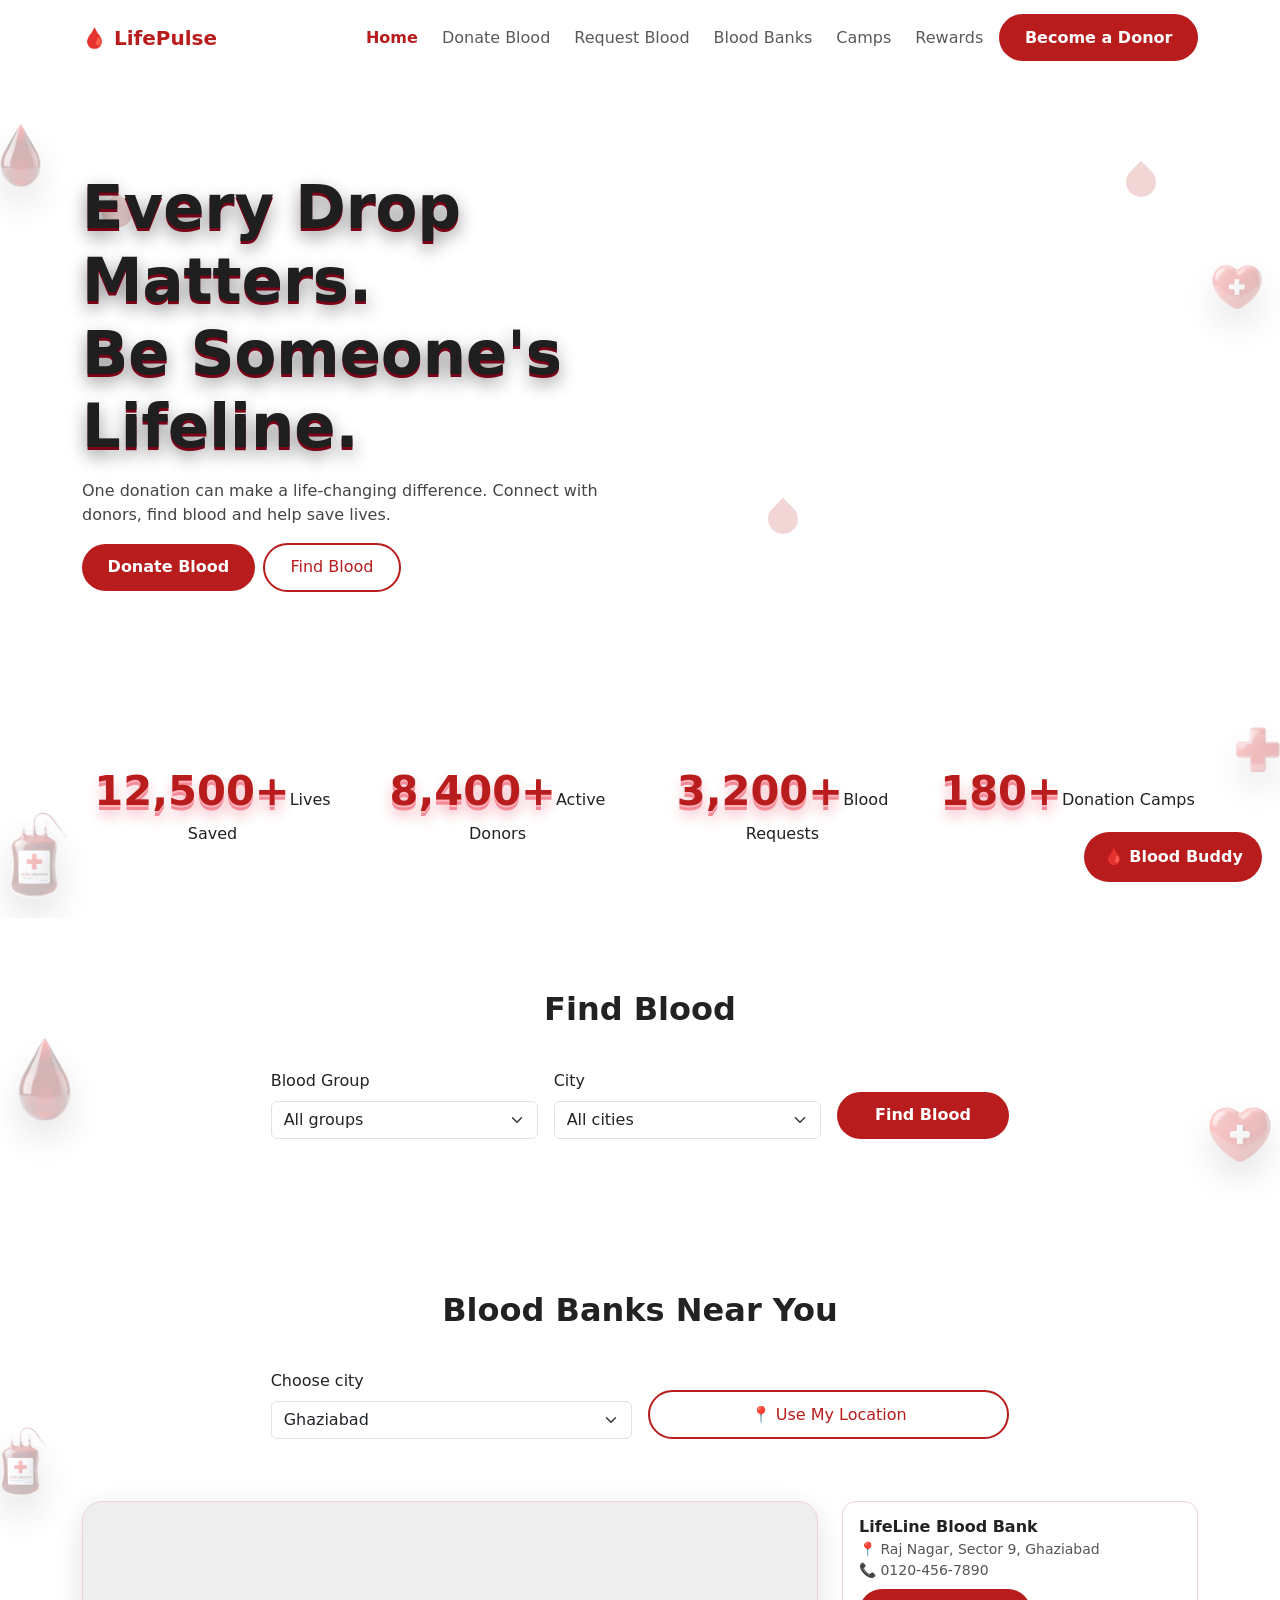
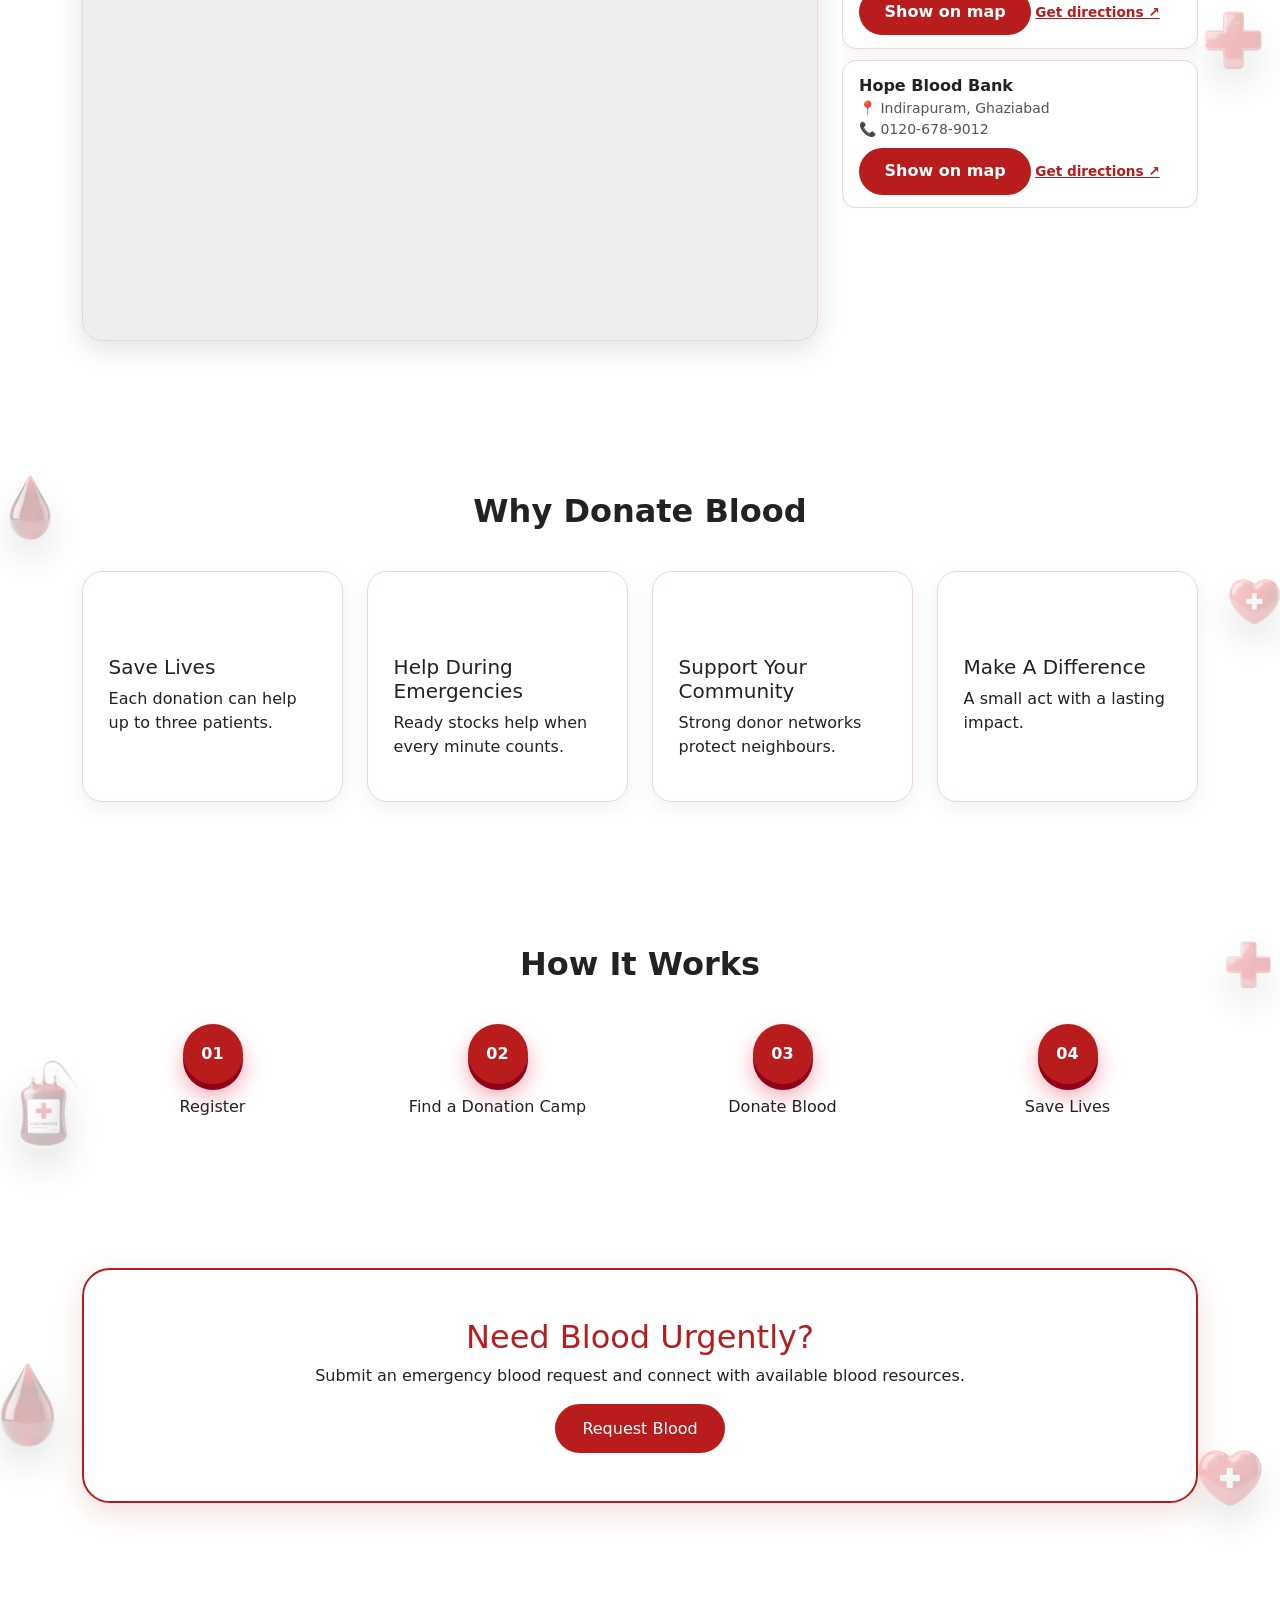
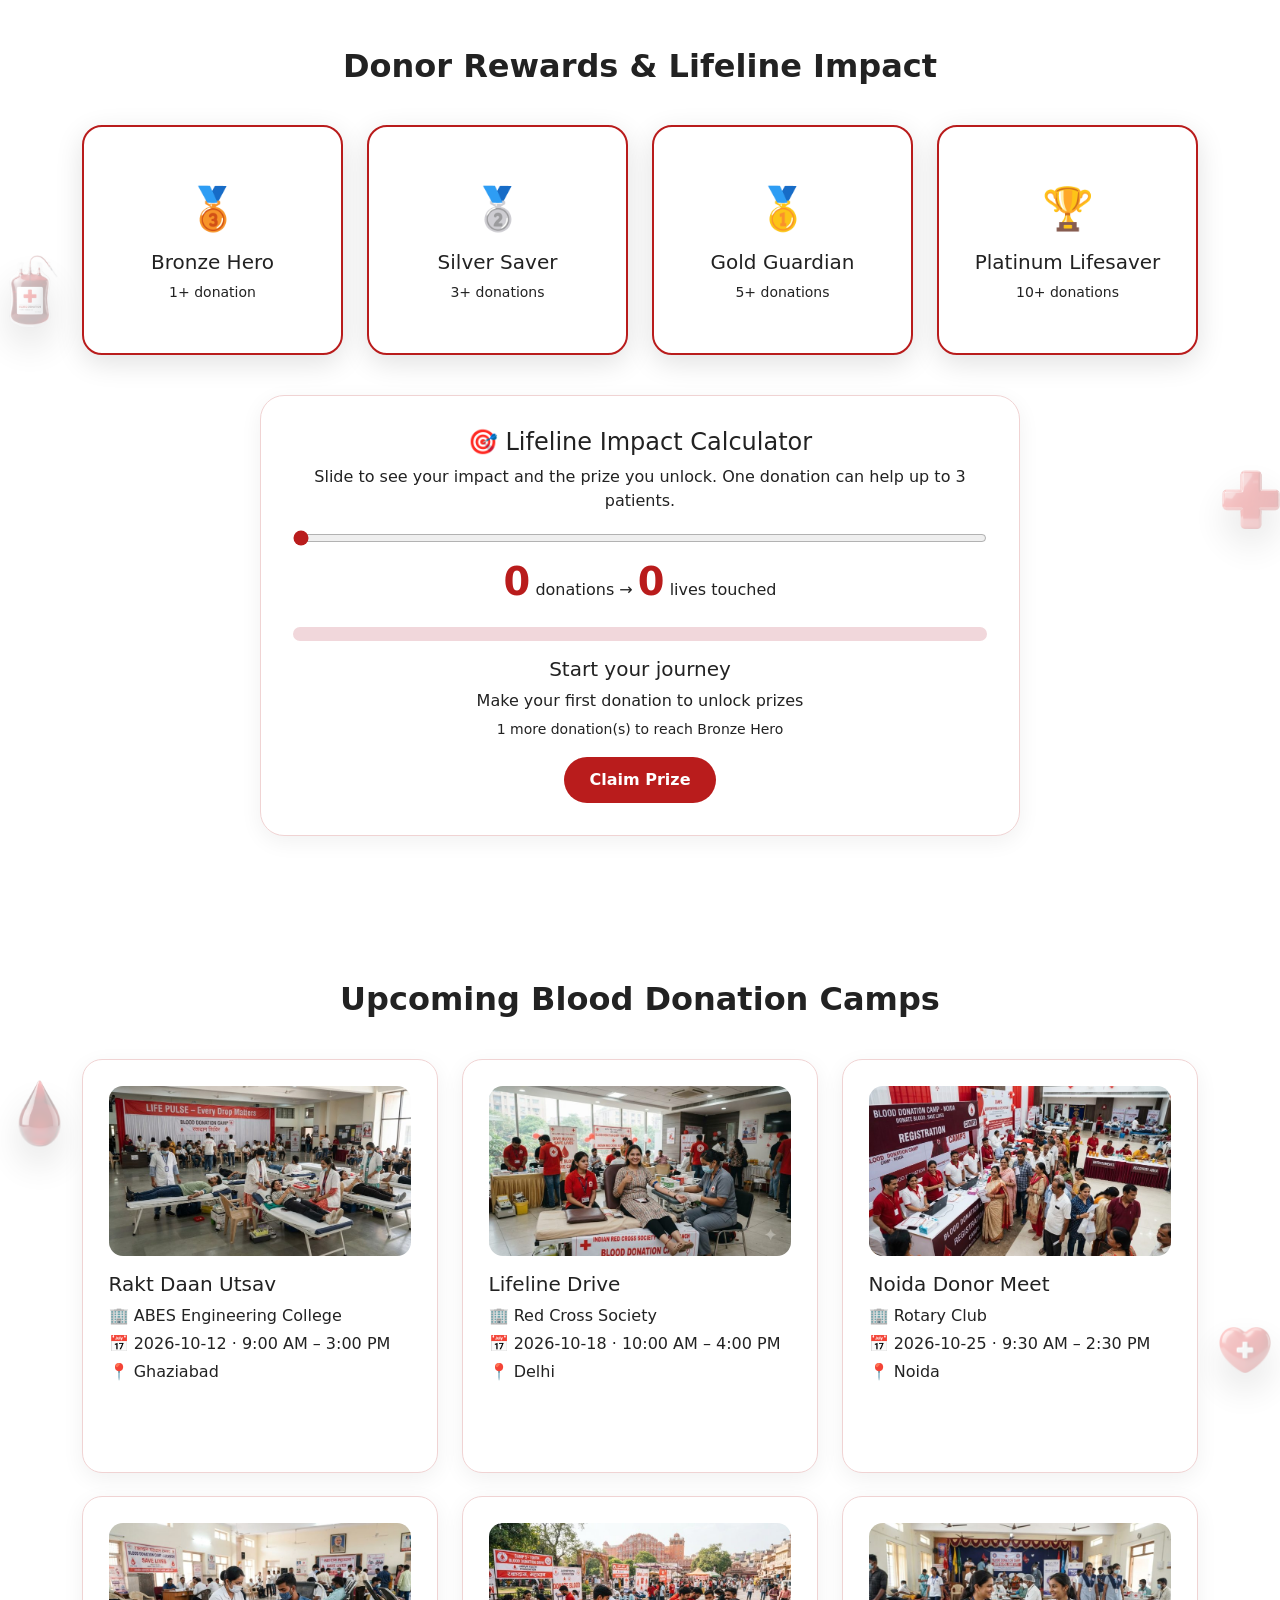
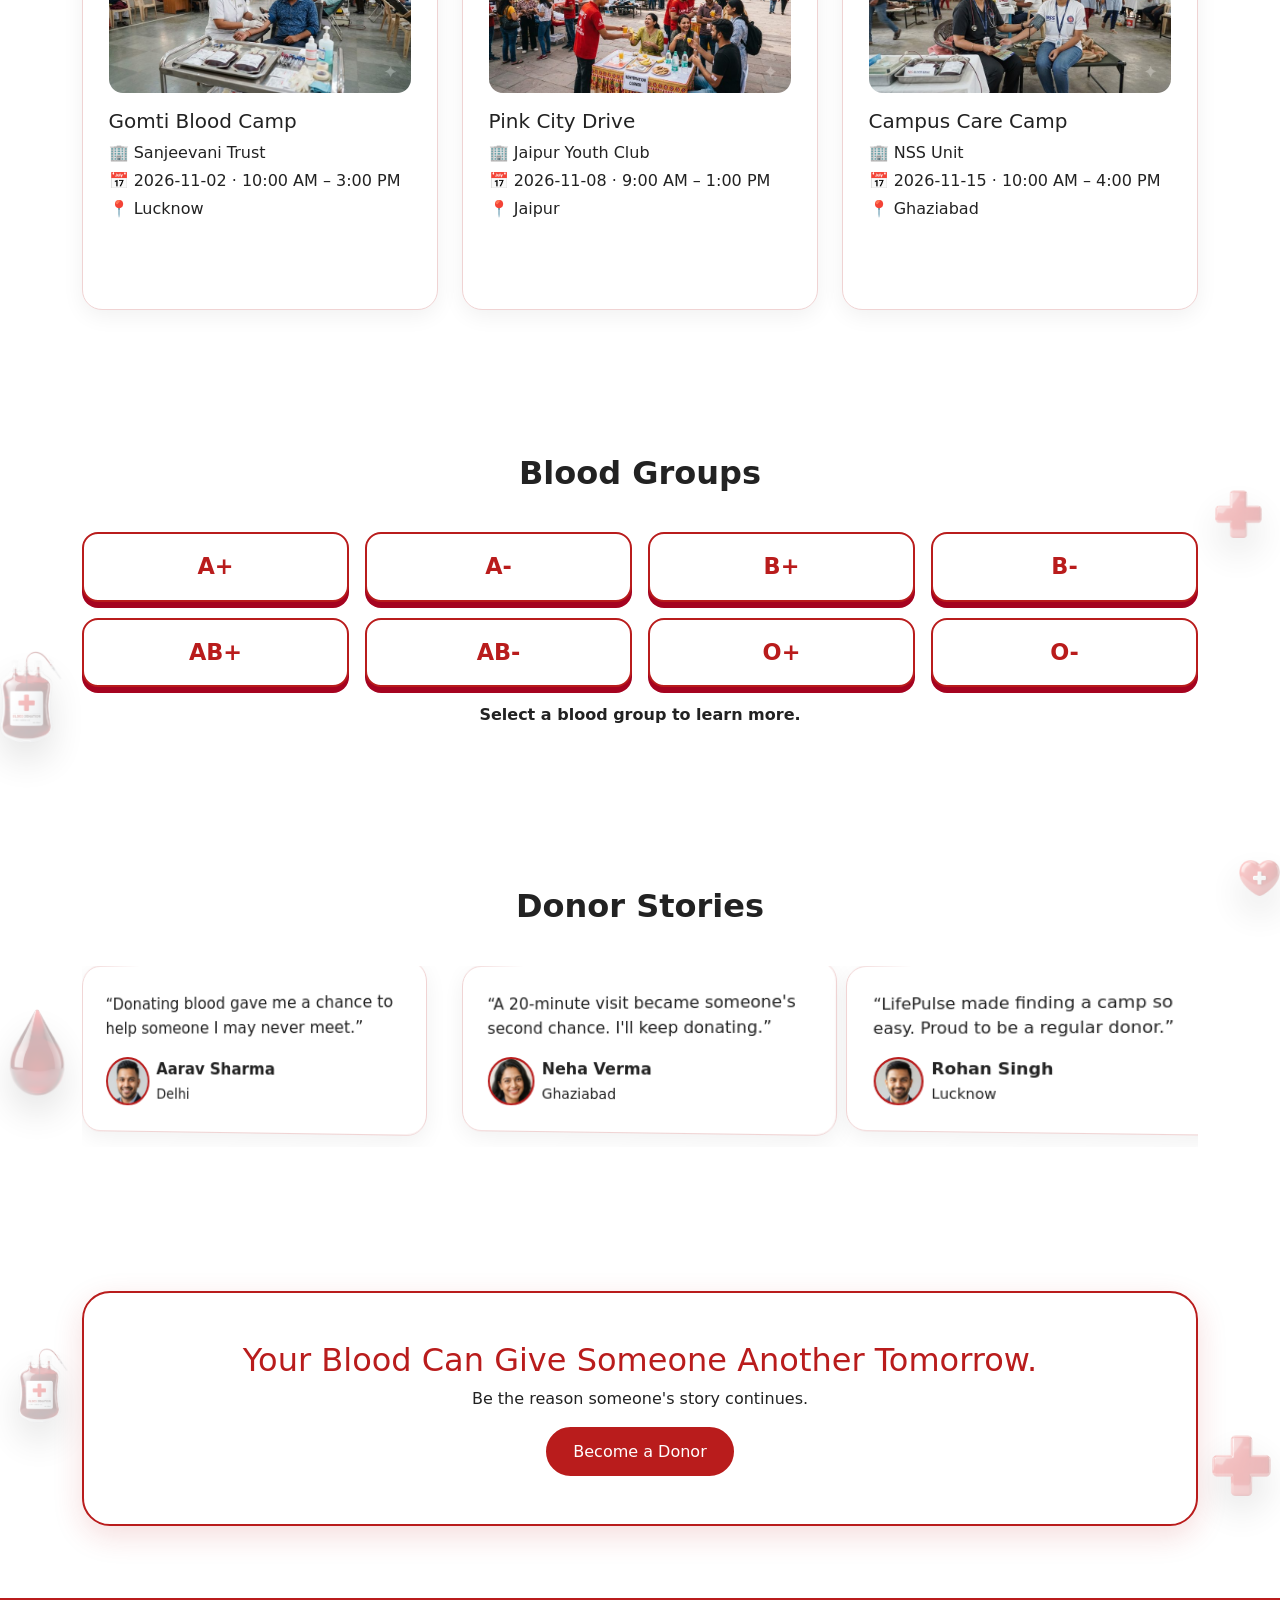
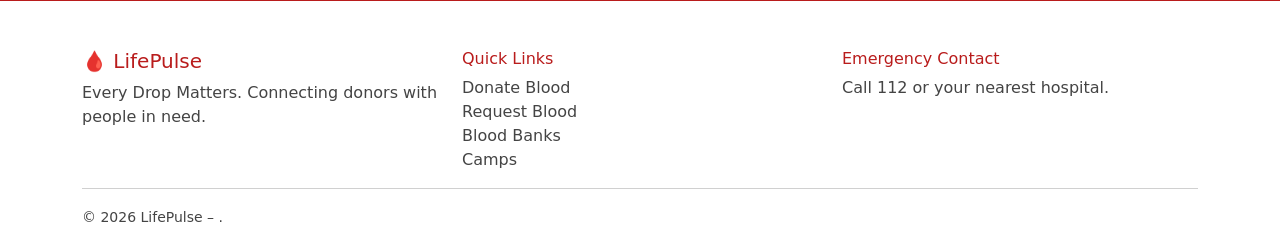
<file: index.html>
<!DOCTYPE html><html lang="en"><head><meta charset="utf-8"><meta name="viewport" content="width=device-width,initial-scale=1"><link href="https://cdn.jsdelivr.net/npm/bootstrap@5.3.3/dist/css/bootstrap.min.css" rel="stylesheet"><title>LifePulse – Every Drop Matters</title><link rel="stylesheet" href="css/style.css">
<link rel="stylesheet" href="css/animations.css">
<link rel="stylesheet" href="css/responsive.css">
<link rel="stylesheet" href="css/chatbot.css"></head><body>
<nav class="navbar navbar-expand-lg"><div class="container"><a class="navbar-brand" href="index.html">🩸 LifePulse</a>
<button class="navbar-toggler" data-bs-toggle="collapse" data-bs-target="#nv" aria-label="Toggle menu"><span class="navbar-toggler-icon"></span></button>
<div class="collapse navbar-collapse" id="nv"><ul class="navbar-nav ms-auto align-items-lg-center gap-lg-2">
<li><a class="nav-link active" href="index.html">Home</a></li><li><a class="nav-link " href="pages/donate.html">Donate Blood</a></li>
<li><a class="nav-link " href="pages/request-blood.html">Request Blood</a></li><li><a class="nav-link" href="index.html#map">Blood Banks</a></li><li><a class="nav-link" href="index.html#camps-wrap">Camps</a></li>
<li><a class="nav-link" href="index.html#rewards">Rewards</a></li><li><a class="btn-lp" href="pages/donate.html">Become a Donor</a></li></ul></div></div></nav>
<header class="hero"><span class="drop" style="left:8%;top:20%"></span><span class="drop" style="left:60%;top:70%;animation-delay:2s"></span><span class="drop" style="left:88%;top:15%;animation-delay:4s"></span>
<div class="container"><div class="row align-items-center"><div class="col-lg-7"><h1>Every Drop Matters.<br>Be Someone's Lifeline.</h1>
<p class="my-3">One donation can make a life-changing difference. Connect with donors, find blood and help save lives.</p>
<a class="btn-lp me-2" href="pages/donate.html">Donate Blood</a><a class="btn-ghost" href="#find">Find Blood</a></div>
<div class="col-lg-5"><div class="scene" role="img" aria-label="Rotating 3D blood drop"><div class="drop3d" aria-hidden="true"><i style="--i:0"><img src="assets/images/drop.png" alt=""></i><i style="--i:1"><img src="assets/images/drop.png" alt=""></i><i style="--i:2"><img src="assets/images/drop.png" alt=""></i><i style="--i:3"><img src="assets/images/drop.png" alt=""></i><i style="--i:4"><img src="assets/images/drop.png" alt=""></i><i style="--i:5"><img src="assets/images/drop.png" alt=""></i><i style="--i:6"><img src="assets/images/drop.png" alt=""></i><i style="--i:7"><img src="assets/images/drop.png" alt=""></i><i style="--i:8"><img src="assets/images/drop.png" alt=""></i><i style="--i:9"><img src="assets/images/drop.png" alt=""></i></div></div></div></div></div></header>
<section><div class="container"><div class="row g-4">
<div class="col-6 col-md-3 stat"><b data-count="12500">0</b>Lives Saved</div><div class="col-6 col-md-3 stat"><b data-count="8400">0</b>Active Donors</div>
<div class="col-6 col-md-3 stat"><b data-count="3200">0</b>Blood Requests</div><div class="col-6 col-md-3 stat"><b data-count="180">0</b>Donation Camps</div></div></div></section>
<section id="find" class="bg-soft"><div class="container"><h2 class="sec-title">Find Blood</h2>
<form id="findForm" class="row g-3 justify-content-center mb-4"><div class="col-md-3"><label class="form-label" for="fGroup">Blood Group</label><select id="fGroup" class="form-select" data-groups></select></div>
<div class="col-md-3"><label class="form-label" for="fCity">City</label><select id="fCity" class="form-select" data-cities></select></div>
<div class="col-md-2 d-flex align-items-end"><button class="btn-lp w-100">Find Blood</button></div></form><div id="results" class="row g-3" aria-live="polite"></div></div></section>
<section id="map"><div class="container"><h2 class="sec-title">Blood Banks Near You</h2>
<div class="row g-3 justify-content-center mb-4"><div class="col-md-4"><label class="form-label" for="mapCity">Choose city</label><select id="mapCity" class="form-select" data-cities></select></div>
<div class="col-md-4 d-flex align-items-end"><button type="button" class="btn-ghost w-100 bg-transparent" id="mapLocate">📍 Use My Location</button></div></div>
<p id="mapStatus" class="text-center" role="status"></p>
<div class="row g-4"><div class="col-lg-8"><iframe id="mapFrame" class="map-frame" title="Google Map of blood banks" loading="lazy" referrerpolicy="no-referrer-when-downgrade" allowfullscreen></iframe></div>
<div class="col-lg-4"><div class="map-list" id="mapList" aria-live="polite"></div></div></div></div></section>
<section><div class="container"><h2 class="sec-title">Why Donate Blood</h2><div class="row g-4">
<div class="col-md-6 col-lg-3 reveal"><div class="card-lp"><div class="ico">❤️</div><h5>Save Lives</h5><p>Each donation can help up to three patients.</p></div></div>
<div class="col-md-6 col-lg-3 reveal"><div class="card-lp"><div class="ico">🚑</div><h5>Help During Emergencies</h5><p>Ready stocks help when every minute counts.</p></div></div>
<div class="col-md-6 col-lg-3 reveal"><div class="card-lp"><div class="ico">🤝</div><h5>Support Your Community</h5><p>Strong donor networks protect neighbours.</p></div></div>
<div class="col-md-6 col-lg-3 reveal"><div class="card-lp"><div class="ico">🌟</div><h5>Make A Difference</h5><p>A small act with a lasting impact.</p></div></div></div></div></section>
<section class="bg-soft"><div class="container"><h2 class="sec-title">How It Works</h2><div class="row g-4">
<div class="col-6 col-md-3 step reveal"><span>01</span><h6>Register</h6></div><div class="col-6 col-md-3 step reveal"><span>02</span><h6>Find a Donation Camp</h6></div>
<div class="col-6 col-md-3 step reveal"><span>03</span><h6>Donate Blood</h6></div><div class="col-6 col-md-3 step reveal"><span>04</span><h6>Save Lives</h6></div></div></div></section>
<section><div class="container"><div class="emergency reveal"><h2>Need Blood Urgently?</h2><p>Submit an emergency blood request and connect with available blood resources.</p><a class="btn-ghost" href="pages/request-blood.html">Request Blood</a></div></div></section>
<section id="rewards"><div class="container"><h2 class="sec-title">Donor Rewards &amp; Lifeline Impact</h2><div class="row g-4"><div class="col-6 col-lg-3 reveal"><div class="flip" tabindex="0" aria-label="Bronze Hero reward"><div class="flip-in"><div class="face front"><div class="ico">🥉</div><h5>Bronze Hero</h5><small>1+ donation</small></div><div class="face back"><b>Prize</b><p class="mb-0">Digital certificate + badge</p></div></div></div></div><div class="col-6 col-lg-3 reveal"><div class="flip" tabindex="0" aria-label="Silver Saver reward"><div class="flip-in"><div class="face front"><div class="ico">🥈</div><h5>Silver Saver</h5><small>3+ donations</small></div><div class="face back"><b>Prize</b><p class="mb-0">LifePulse T-shirt</p></div></div></div></div><div class="col-6 col-lg-3 reveal"><div class="flip" tabindex="0" aria-label="Gold Guardian reward"><div class="flip-in"><div class="face front"><div class="ico">🥇</div><h5>Gold Guardian</h5><small>5+ donations</small></div><div class="face back"><b>Prize</b><p class="mb-0">Free health check-up voucher</p></div></div></div></div><div class="col-6 col-lg-3 reveal"><div class="flip" tabindex="0" aria-label="Platinum Lifesaver reward"><div class="flip-in"><div class="face front"><div class="ico">🏆</div><h5>Platinum Lifesaver</h5><small>10+ donations</small></div><div class="face back"><b>Prize</b><p class="mb-0">Trophy + Hall of Fame feature</p></div></div></div></div></div>
<div class="calc reveal"><h4>🎯 Lifeline Impact Calculator</h4><p>Slide to see your impact and the prize you unlock. One donation can help up to 3 patients.</p>
<label for="donCount" class="visually-hidden">Number of donations</label><input type="range" id="donCount" min="0" max="15" value="0">
<p><span class="big" id="donN">0</span> donations → <span class="big" id="lives">0</span> lives touched</p>
<div class="meter" aria-hidden="true"><i id="meter"></i></div><h5 id="tierName"></h5><p id="prizeName" class="mb-1"></p><small id="nextTier"></small><br>
<button class="btn-lp mt-3" id="claim">Claim Prize</button><div class="coupon" id="coupon" role="status"></div></div></div></section>
<section id="camps-wrap" class="bg-soft"><div class="container"><h2 class="sec-title">Upcoming Blood Donation Camps</h2><div class="row g-4" id="camps"></div></div></section>
<section><div class="container"><h2 class="sec-title">Blood Groups</h2><div class="row g-3" id="groups"></div><p id="groupInfo" class="text-center mt-3 fw-semibold" aria-live="polite">Select a blood group to learn more.</p></div></section>
<section class="bg-soft"><div class="container"><h2 class="sec-title">Donor Stories</h2><div class="scroller" id="stories"></div></div></section>
<section><div class="container"><div class="emergency reveal"><h2>Your Blood Can Give Someone Another Tomorrow.</h2><p>Be the reason someone's story continues.</p><a class="btn-ghost" href="pages/donate.html">Become a Donor</a></div></div></section>
<footer class="footer"><div class="container"><div class="row g-4"><div class="col-md-4"><h5 class="text-white">🩸 LifePulse</h5><p>Every Drop Matters. Connecting donors with people in need.</p></div>
<div class="col-md-4"><h6 class="text-white">Quick Links</h6><a href="pages/donate.html">Donate Blood</a><br><a href="pages/request-blood.html">Request Blood</a><br><a href="index.html#find">Blood Banks</a><br><a href="index.html#camps-wrap">Camps</a></div>
<div class="col-md-4"><h6 class="text-white">Emergency Contact</h6><p>Call 112 or your nearest hospital.</p></div></div><hr><small>© 2026 LifePulse – .</small></div></footer>
<script src="https://cdn.jsdelivr.net/npm/bootstrap@5.3.3/dist/js/bootstrap.bundle.min.js"></script><script src="js/data.js"></script><script src="js/script.js"></script><script src="js/chatbot.js"></script><script src="js/rewards.js"></script><script src="js/deco.js"></script><script src="js/config.js"></script><script src="js/map.js"></script><script src="js/map-api.js"></script>
</body></html>
</file>
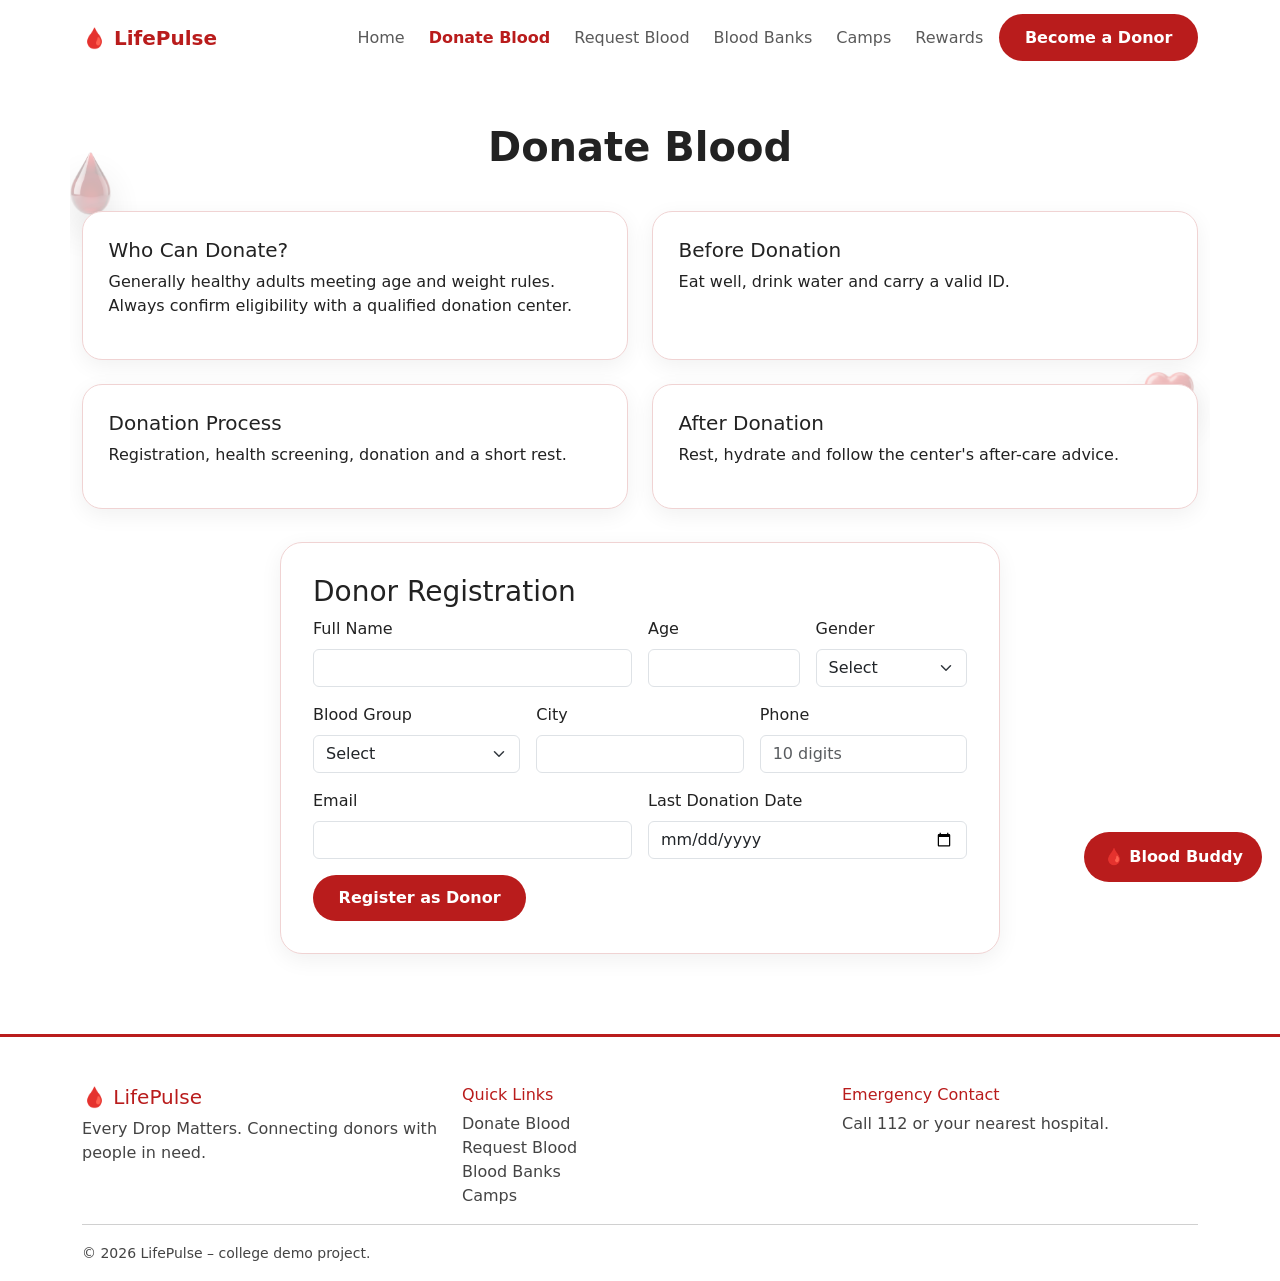
<file: pages/donate.html>
<!DOCTYPE html><html lang="en"><head><meta charset="utf-8"><meta name="viewport" content="width=device-width,initial-scale=1"><link href="https://cdn.jsdelivr.net/npm/bootstrap@5.3.3/dist/css/bootstrap.min.css" rel="stylesheet"><title>Donate Blood – LifePulse</title><link rel="stylesheet" href="../css/style.css">
<link rel="stylesheet" href="../css/animations.css">
<link rel="stylesheet" href="../css/responsive.css">
<link rel="stylesheet" href="../css/chatbot.css"></head><body>
<nav class="navbar navbar-expand-lg"><div class="container"><a class="navbar-brand" href="../index.html">🩸 LifePulse</a>
<button class="navbar-toggler" data-bs-toggle="collapse" data-bs-target="#nv" aria-label="Toggle menu"><span class="navbar-toggler-icon"></span></button>
<div class="collapse navbar-collapse" id="nv"><ul class="navbar-nav ms-auto align-items-lg-center gap-lg-2">
<li><a class="nav-link " href="../index.html">Home</a></li><li><a class="nav-link active" href="../pages/donate.html">Donate Blood</a></li>
<li><a class="nav-link " href="../pages/request-blood.html">Request Blood</a></li><li><a class="nav-link" href="../index.html#find">Blood Banks</a></li><li><a class="nav-link" href="../index.html#camps-wrap">Camps</a></li>
<li><a class="nav-link" href="../index.html#rewards">Rewards</a></li><li><a class="btn-lp" href="../pages/donate.html">Become a Donor</a></li></ul></div></div></nav>
<main class="container py-5"><h1 class="sec-title">Donate Blood</h1><div class="row g-4">
<div class="col-md-6"><div class="card-lp"><h5>Who Can Donate?</h5><p>Generally healthy adults meeting age and weight rules. Always confirm eligibility with a qualified donation center.</p></div></div>
<div class="col-md-6"><div class="card-lp"><h5>Before Donation</h5><p>Eat well, drink water and carry a valid ID.</p></div></div>
<div class="col-md-6"><div class="card-lp"><h5>Donation Process</h5><p>Registration, health screening, donation and a short rest.</p></div></div>
<div class="col-md-6"><div class="card-lp"><h5>After Donation</h5><p>Rest, hydrate and follow the center's after-care advice.</p></div></div></div>
<div class="form-card"><h3>Donor Registration</h3><form data-validate data-success="Thank you for registering as a donor! 🩸" novalidate class="row g-3">
<div class="col-md-6"><label class="form-label" for="n">Full Name</label><input id="n" class="form-control" required></div>
<div class="col-md-3"><label class="form-label" for="a">Age</label><input id="a" type="number" min="18" max="65" class="form-control" required></div>
<div class="col-md-3"><label class="form-label" for="g">Gender</label><select id="g" class="form-select" required><option value="">Select</option><option>Female</option><option>Male</option><option>Other</option></select></div>
<div class="col-md-4"><label class="form-label" for="bg">Blood Group</label><select id="bg" class="form-select" required data-groups></select></div>
<div class="col-md-4"><label class="form-label" for="c">City</label><input id="c" class="form-control" required></div>
<div class="col-md-4"><label class="form-label" for="p">Phone</label><input id="p" data-phone class="form-control" required placeholder="10 digits"></div>
<div class="col-md-6"><label class="form-label" for="e">Email</label><input id="e" type="email" class="form-control" required></div>
<div class="col-md-6"><label class="form-label" for="l">Last Donation Date</label><input id="l" type="date" class="form-control"></div>
<div class="col-12"><button class="btn-lp">Register as Donor</button></div></form><div class="alert-lp" role="status"></div></div></main>
<footer class="footer"><div class="container"><div class="row g-4"><div class="col-md-4"><h5 class="text-white">🩸 LifePulse</h5><p>Every Drop Matters. Connecting donors with people in need.</p></div>
<div class="col-md-4"><h6 class="text-white">Quick Links</h6><a href="../pages/donate.html">Donate Blood</a><br><a href="../pages/request-blood.html">Request Blood</a><br><a href="../index.html#find">Blood Banks</a><br><a href="../index.html#camps-wrap">Camps</a></div>
<div class="col-md-4"><h6 class="text-white">Emergency Contact</h6><p>Call 112 or your nearest hospital.</p></div></div><hr><small>© 2026 LifePulse – college demo project.</small></div></footer>
<script src="https://cdn.jsdelivr.net/npm/bootstrap@5.3.3/dist/js/bootstrap.bundle.min.js"></script><script src="../js/data.js"></script><script src="../js/script.js"></script><script src="../js/chatbot.js"></script><script src="../js/deco.js"></script>
</body></html>
</file>
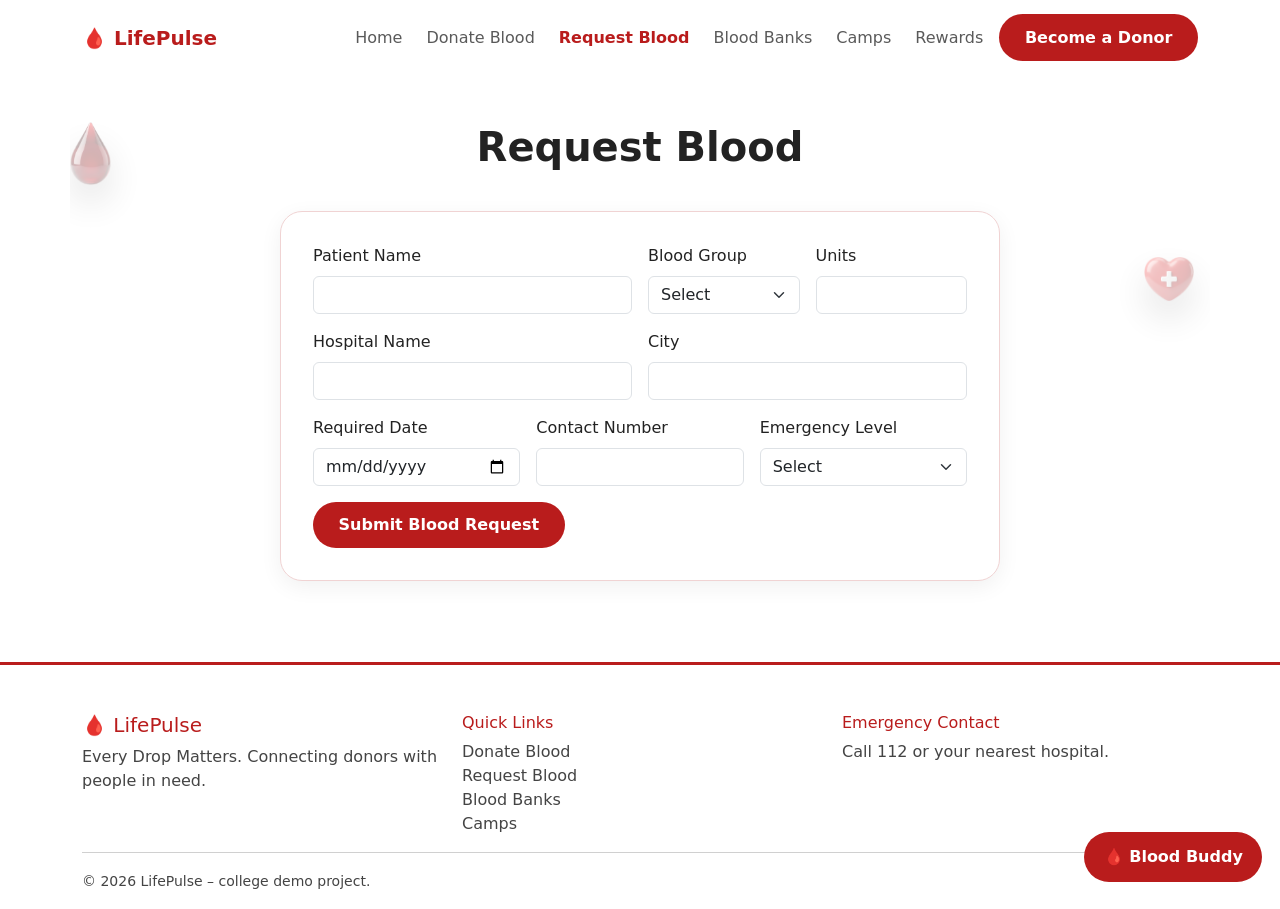
<file: pages/request-blood.html>
<!DOCTYPE html><html lang="en"><head><meta charset="utf-8"><meta name="viewport" content="width=device-width,initial-scale=1"><link href="https://cdn.jsdelivr.net/npm/bootstrap@5.3.3/dist/css/bootstrap.min.css" rel="stylesheet"><title>Request Blood – LifePulse</title><link rel="stylesheet" href="../css/style.css">
<link rel="stylesheet" href="../css/animations.css">
<link rel="stylesheet" href="../css/responsive.css">
<link rel="stylesheet" href="../css/chatbot.css"></head><body>
<nav class="navbar navbar-expand-lg"><div class="container"><a class="navbar-brand" href="../index.html">🩸 LifePulse</a>
<button class="navbar-toggler" data-bs-toggle="collapse" data-bs-target="#nv" aria-label="Toggle menu"><span class="navbar-toggler-icon"></span></button>
<div class="collapse navbar-collapse" id="nv"><ul class="navbar-nav ms-auto align-items-lg-center gap-lg-2">
<li><a class="nav-link " href="../index.html">Home</a></li><li><a class="nav-link " href="../pages/donate.html">Donate Blood</a></li>
<li><a class="nav-link active" href="../pages/request-blood.html">Request Blood</a></li><li><a class="nav-link" href="../index.html#find">Blood Banks</a></li><li><a class="nav-link" href="../index.html#camps-wrap">Camps</a></li>
<li><a class="nav-link" href="../index.html#rewards">Rewards</a></li><li><a class="btn-lp" href="../pages/donate.html">Become a Donor</a></li></ul></div></div></nav>
<main class="container py-5"><h1 class="sec-title">Request Blood</h1>
<div class="form-card"><form data-validate data-success="Your blood request has been recorded (demo). Please also contact the hospital or blood bank directly. 🩸" novalidate class="row g-3">
<div class="col-md-6"><label class="form-label" for="pn">Patient Name</label><input id="pn" class="form-control" required></div>
<div class="col-md-3"><label class="form-label" for="bg">Blood Group</label><select id="bg" class="form-select" required data-groups></select></div>
<div class="col-md-3"><label class="form-label" for="u">Units</label><input id="u" type="number" min="1" max="10" class="form-control" required></div>
<div class="col-md-6"><label class="form-label" for="h">Hospital Name</label><input id="h" class="form-control" required></div>
<div class="col-md-6"><label class="form-label" for="c">City</label><input id="c" class="form-control" required></div>
<div class="col-md-4"><label class="form-label" for="d">Required Date</label><input id="d" type="date" class="form-control" required></div>
<div class="col-md-4"><label class="form-label" for="p">Contact Number</label><input id="p" data-phone class="form-control" required></div>
<div class="col-md-4"><label class="form-label" for="el">Emergency Level</label><select id="el" class="form-select" required><option value="">Select</option><option>Critical</option><option>Urgent</option><option>Normal</option></select></div>
<div class="col-12"><button class="btn-lp">Submit Blood Request</button></div></form><div class="alert-lp" role="status"></div></div></main>
<footer class="footer"><div class="container"><div class="row g-4"><div class="col-md-4"><h5 class="text-white">🩸 LifePulse</h5><p>Every Drop Matters. Connecting donors with people in need.</p></div>
<div class="col-md-4"><h6 class="text-white">Quick Links</h6><a href="../pages/donate.html">Donate Blood</a><br><a href="../pages/request-blood.html">Request Blood</a><br><a href="../index.html#find">Blood Banks</a><br><a href="../index.html#camps-wrap">Camps</a></div>
<div class="col-md-4"><h6 class="text-white">Emergency Contact</h6><p>Call 112 or your nearest hospital.</p></div></div><hr><small>© 2026 LifePulse – college demo project.</small></div></footer>
<script src="https://cdn.jsdelivr.net/npm/bootstrap@5.3.3/dist/js/bootstrap.bundle.min.js"></script><script src="../js/data.js"></script><script src="../js/script.js"></script><script src="../js/chatbot.js"></script><script src="../js/deco.js"></script>
</body></html>
</file>
<file: css/style.css>
:root{--red:#d90429;--dark:#14080b;--soft:#fff5f6;--shadow:0 10px 30px rgba(217,4,41,.15)}
*{box-sizing:border-box}html{scroll-behavior:smooth}
body{font-family:'Segoe UI',system-ui,sans-serif;color:#222;overflow-x:hidden;margin:0}
a:focus-visible,button:focus-visible,input:focus-visible,select:focus-visible{outline:3px solid #ff7a8a;outline-offset:2px}
.navbar{position:sticky;top:0;z-index:1000;background:rgba(255,255,255,.85);backdrop-filter:blur(10px);transition:.3s;padding:.9rem 0}
.navbar.scrolled{box-shadow:0 4px 20px rgba(0,0,0,.1);padding:.5rem 0}
.navbar-brand{font-weight:800;color:var(--red)!important}
.nav-link.active{color:var(--red)!important;font-weight:600}
.btn-lp{background:linear-gradient(135deg,#ff3d54,var(--red));color:#fff;border:0;border-radius:50px;padding:.7rem 1.6rem;font-weight:600;transition:.3s;text-decoration:none;display:inline-block}
.btn-lp:hover{transform:translateY(-3px);box-shadow:var(--shadow);color:#fff}
.btn-ghost{border:2px solid #fff;color:#fff;border-radius:50px;padding:.65rem 1.6rem;text-decoration:none;transition:.3s;display:inline-block}
.btn-ghost:hover{background:#fff;color:var(--red)}
.hero{background:radial-gradient(circle at 20% 20%,#7a0218,var(--dark));color:#fff;padding:6rem 0;position:relative;overflow:hidden}
.hero h1{font-size:clamp(2.2rem,5vw,3.8rem);font-weight:800}
.hero p{opacity:.85;max-width:520px}
.drop{position:absolute;width:30px;height:30px;background:rgba(255,61,84,.35);border-radius:50% 0 50% 50%;transform:rotate(-45deg);animation:float 7s ease-in-out infinite}
.hero-visual{font-size:9rem;text-align:center;animation:beat 1.6s infinite;filter:drop-shadow(0 0 40px rgba(255,61,84,.6))}
section{padding:4.5rem 0}.bg-soft{background:var(--soft)}
.sec-title{font-weight:800;text-align:center;margin-bottom:2.5rem}
.card-lp{background:#fff;border-radius:20px;padding:1.6rem;box-shadow:0 6px 24px rgba(0,0,0,.07);height:100%;transition:.35s}
.card-lp:hover{transform:translateY(-8px);box-shadow:var(--shadow)}
.ico{font-size:2rem;margin-bottom:.6rem}
.stat{text-align:center}.stat b{font-size:2.6rem;color:var(--red);display:block}
.step{text-align:center}.step span{display:inline-grid;place-items:center;width:60px;height:60px;border-radius:50%;background:var(--red);color:#fff;font-weight:800;margin-bottom:.8rem}
.emergency{background:linear-gradient(135deg,var(--red),#7a0218);color:#fff;text-align:center;border-radius:28px;padding:3rem 1.5rem}
.camp-img{height:140px;border-radius:14px;background:linear-gradient(135deg,#ff3d54,#7a0218);display:grid;place-items:center;font-size:3rem;margin-bottom:1rem}
.group-btn{border:2px solid var(--red);background:#fff;color:var(--red);font-weight:800;font-size:1.4rem;border-radius:16px;padding:1rem;width:100%;transition:.3s}
.group-btn:hover,.group-btn.on{background:var(--red);color:#fff}
.story{min-width:300px;scroll-snap-align:start}.scroller{display:flex;gap:1rem;overflow-x:auto;scroll-snap-type:x mandatory;padding-bottom:1rem}
.avatar{width:44px;height:44px;border-radius:50%;background:var(--red);color:#fff;display:grid;place-items:center;font-weight:700}
.badge-ok{background:#d1f7dc;color:#146c2e}.badge-low{background:#fff0c2;color:#8a6100}
.footer{background:var(--dark);color:#ccc;padding:3rem 0 1rem}.footer a{color:#ccc;text-decoration:none}.footer a:hover{color:#fff}
.form-card{max-width:720px;margin:2rem auto;background:#fff;border-radius:22px;padding:2rem;box-shadow:0 10px 40px rgba(0,0,0,.1)}
.alert-lp{display:none;background:#d1f7dc;color:#146c2e;border-radius:12px;padding:1rem;margin-top:1rem}
.flip .ico{font-size:2.6rem}.tier-now{outline:3px solid var(--red);border-radius:20px}
.calc{max-width:760px;margin:2.5rem auto 0;background:#fff;border-radius:24px;padding:2rem;box-shadow:0 10px 40px rgba(0,0,0,.1);text-align:center}
.calc input[type=range]{width:100%;accent-color:var(--red)}
.calc .big{font-size:2.4rem;font-weight:800;color:var(--red)}
.meter{height:14px;border-radius:50px;background:#f1d7db;overflow:hidden;margin:1rem 0}.meter i{display:block;height:100%;width:0;background:linear-gradient(90deg,#ff3d54,var(--red));transition:width .6s}
.coupon{display:none;margin-top:1rem;border:2px dashed var(--red);border-radius:14px;padding:.8rem;font-weight:700}
/* ---- Red theme: page & section backgrounds ---- */
body{background:linear-gradient(180deg,#c1051f 0%,#8f0219 45%,#4a0210 100%) fixed;color:#fff}
section{background:transparent;color:#fff}
section.bg-soft{background:rgba(0,0,0,.2)}
.sec-title,.stat,.step{color:#fff}
.card-lp,.form-card,.calc,.alert{color:#222}
.stat b{color:#fff;text-shadow:0 3px 0 #7a0218,0 8px 14px rgba(0,0,0,.35)}
.step span{background:#fff;color:var(--red);box-shadow:0 6px 0 #ffb3bd,0 12px 22px rgba(0,0,0,.3)}
.group-btn.on{background:#14080b;border-color:#14080b;color:#fff}
.emergency{background:linear-gradient(135deg,#14080b,#4a0210);border:2px solid rgba(255,255,255,.25)}
.hero{background:radial-gradient(circle at 20% 20%,#e0112f,#7a0218 55%,#14080b)}
.badge-ok,.badge-low{font-weight:600}
/* ---- Google Map section ---- */
.map-frame{width:100%;height:440px;border:0;border-radius:20px;box-shadow:0 10px 40px rgba(0,0,0,.35);background:#eee}
.map-list{max-height:440px;overflow-y:auto;display:grid;gap:.7rem}
.map-item{background:#fff;color:#222;border-radius:14px;padding:.8rem 1rem;text-align:left;border:2px solid transparent}
.map-item small{display:block;color:#555}.map-item a{font-size:.85rem;font-weight:600;color:var(--red)}
#mapStatus{min-height:1.4rem}
@media(max-width:576px){.map-frame{height:320px}}
/* ---- Real images ---- */
.camp-photo{width:100%;height:170px;object-fit:cover;border-radius:14px;margin-bottom:1rem;transition:transform .5s}
.card-lp:hover .camp-photo{transform:scale(1.04)}
img.avatar{object-fit:cover;object-position:top;width:48px;height:48px;border:2px solid var(--red)}
/* ---- Softer (duller) red + tidy stats ---- */
body{background:linear-gradient(180deg,#9a0a20 0%,#650416 45%,#33010a 100%) fixed}
.hero{background:radial-gradient(circle at 20% 20%,#b50e27,#640416 55%,#14080b)}
section.bg-soft{background:rgba(0,0,0,.25)}
.stat b{display:block;margin:0 auto}
/* ==== White theme: pure white backgrounds, deep red (#B91C1C) accents only ==== */
:root{--red:#B91C1C;--shadow:0 10px 28px rgba(185,28,28,.15)}
html,body{background:#fff!important;color:#222}
.navbar{background:rgba(255,255,255,.96)}
section,section.bg-soft,.hero{background:#fff;color:#222}
.hero h1{color:#1f1f1f;text-shadow:none}.hero p{opacity:1;color:#444}
.drop{background:rgba(185,28,28,.18)}
.sec-title,.stat,.step{color:#222}
.stat b{color:var(--red);text-shadow:none}
.step span{background:var(--red);color:#fff;box-shadow:0 8px 18px rgba(185,28,28,.3)}
.btn-lp{background:var(--red)}.btn-lp:hover{background:#991B1B;color:#fff}
.btn-ghost{border:2px solid var(--red);color:var(--red);background:transparent}.btn-ghost:hover{background:var(--red);color:#fff}
.emergency{background:#fff;color:#222;border:2px solid var(--red);box-shadow:0 10px 30px rgba(185,28,28,.15)}
.emergency h2{color:var(--red)}
.emergency .btn-ghost{background:var(--red);color:#fff}.emergency .btn-ghost:hover{background:#991B1B;border-color:#991B1B}
.card-lp,.form-card,.calc,.map-item{border:1px solid #f0d3d3;box-shadow:0 6px 22px rgba(0,0,0,.06)}
.face.front,.face.back{background:#fff;color:#222;border:2px solid var(--red)}
.group-btn.on{background:var(--red);border-color:var(--red);color:#fff}
.group-btn{box-shadow:0 5px 0 #7f1212}
.footer{background:#fff;color:#444;border-top:3px solid var(--red)}
.footer a{color:#444}.footer a:hover{color:var(--red)}
.footer h5,.footer h6{color:var(--red)!important}
.map-frame{box-shadow:0 8px 28px rgba(0,0,0,.12);border:1px solid #f0d3d3}
.bb-head{background:var(--red)}.bb-body{background:#fff}
</file>
<file: css/animations.css>
@keyframes float{0%,100%{transform:translateY(0) rotate(-45deg)}50%{transform:translateY(-30px) rotate(-45deg)}}
@keyframes beat{0%,100%{transform:scale(1)}50%{transform:scale(1.08)}}
@keyframes fadeUp{from{opacity:0;transform:translateY(30px)}to{opacity:1;transform:none}}
.hero .col-lg-7{animation:fadeUp 1s both}
.reveal{opacity:0;transform:translateY(30px);transition:.8s}.reveal.show{opacity:1;transform:none}
@media(prefers-reduced-motion:reduce){*{animation:none!important;transition:none!important}.reveal{opacity:1;transform:none}}
/* ---- 3D effects ---- */
.scene{perspective:900px;height:280px;display:grid;place-items:center}
.drop3d{position:relative;width:150px;height:150px;transform-style:preserve-3d;animation:spin3d 9s linear infinite}
.drop3d i{position:absolute;inset:0;font-style:normal;transform:translateZ(calc(var(--i)*7px - 35px));filter:drop-shadow(0 0 25px rgba(255,61,84,.5))}
@keyframes spin3d{from{transform:rotateX(-12deg) rotateY(0)}to{transform:rotateX(-12deg) rotateY(360deg)}}
.card-lp{transform-style:preserve-3d;will-change:transform}
.flip{perspective:900px;height:230px;cursor:pointer}
.flip-in{position:relative;height:100%;transition:transform .8s;transform-style:preserve-3d}
.flip:hover .flip-in,.flip.on .flip-in,.flip:focus-visible .flip-in{transform:rotateY(180deg)}
.face{position:absolute;inset:0;backface-visibility:hidden;border-radius:20px;padding:1.4rem;display:flex;flex-direction:column;justify-content:center;align-items:center;text-align:center;box-shadow:0 8px 28px rgba(0,0,0,.12)}
.face.front{background:#fff}.face.back{background:linear-gradient(135deg,var(--red),#7a0218);color:#fff;transform:rotateY(180deg)}
.trophy{display:inline-block;animation:spin3d 6s linear infinite;transform-style:preserve-3d}
/* ---- 3D animation for every section ---- */
.reveal{--from:perspective(900px) rotateX(28deg) translateY(40px);transform:var(--from);transform-origin:50% 100%}
.reveal.show{transform:none}
#camps .reveal{--from:perspective(900px) rotateY(-45deg) translateX(-40px);transform-origin:0 50%}
#camps .reveal:nth-child(even){--from:perspective(900px) rotateY(45deg) translateX(40px);transform-origin:100% 50%}
.stat.reveal{--from:perspective(700px) rotateX(-90deg);transform-origin:50% 0}
.step.reveal{--from:perspective(700px) rotateY(180deg) scale(.6)}
.col-6.reveal:has(.group-btn),.group-col{--from:perspective(700px) rotateY(90deg)}
.emergency.reveal{--from:perspective(1000px) rotateX(-35deg) scale(.9)}
.emergency{animation:bob3d 7s ease-in-out infinite;transform-style:preserve-3d}
.emergency .btn-ghost{transform:translateZ(40px)}
@keyframes bob3d{0%,100%{rotate:x 0deg}50%{rotate:x 2deg}}
.step span{animation:coin 5s linear infinite;transform-style:preserve-3d;box-shadow:0 6px 0 #8f0219,0 12px 22px rgba(217,4,41,.35)}
@keyframes coin{to{transform:rotateY(360deg)}}
.stat b{display:inline-block;text-shadow:0 2px 0 #ffb3bd,0 5px 0 #f58a97,0 10px 14px rgba(217,4,41,.3)}
.card-lp .ico{display:inline-block;transition:transform .8s}
.card-lp:hover .ico{transform:rotateY(360deg) scale(1.15)}
.scroller{perspective:1000px}
.story{transform:rotateY(-10deg);transform-origin:left center;transition:transform .5s}.story:hover{transform:rotateY(0) translateZ(20px)}
.group-btn{box-shadow:0 6px 0 #a50320;transform-style:preserve-3d}
.group-btn:active,.group-btn.coin{animation:coinflip .7s}
@keyframes coinflip{from{transform:rotateY(0)}to{transform:rotateY(720deg)}}
#results .card-lp,main .card-lp,.form-card{animation:flipIn .9s both}
@keyframes flipIn{from{opacity:0;transform:perspective(900px) rotateX(-60deg) translateY(30px)}to{opacity:1;transform:none}}
.footer h5{display:inline-block;animation:coin 8s linear infinite}
.hero h1{transform:translateZ(0);text-shadow:0 3px 0 #7a0218,0 8px 18px rgba(0,0,0,.45)}
@media(prefers-reduced-motion:reduce){.reveal,.reveal.show,.story{transform:none!important}.reveal{opacity:1}*{animation:none!important}}
/* ---- Floating 3D illustrations (assets/images/*.svg) ---- */
section,main,.hero{position:relative;overflow:hidden}
section>.container,main>*,.hero>.container{position:relative;z-index:1}
.deco{position:absolute;z-index:0;pointer-events:none;width:var(--s);transition:transform .25s ease-out;perspective:600px}
.deco img{width:100%;display:block;animation:floaty 7s ease-in-out infinite;animation-delay:var(--dl);filter:drop-shadow(0 18px 18px rgba(0,0,0,.35))}
@keyframes floaty{0%,100%{transform:translateY(0) rotateY(-25deg) rotateX(8deg)}50%{transform:translateY(-26px) rotateY(25deg) rotateX(-8deg)}}
@media(max-width:576px){.deco{width:calc(var(--s)*.55);opacity:.55}}
@media(prefers-reduced-motion:reduce){.deco img{animation:none!important}}
.drop3d i img{width:100%;height:100%;object-fit:contain;filter:none}
.drop3d i{filter:drop-shadow(0 0 22px rgba(255,61,84,.45))}
/* ---- Keep floating images out of the way ---- */
.deco{opacity:.6}
@media(max-width:1399px){.deco{opacity:.3;width:calc(var(--s)*.7)}}
@media(max-width:991px){.deco{display:none}}
</file>
<file: css/responsive.css>
@media(max-width:991px){.hero{padding:4rem 0}.hero-visual{font-size:6rem;margin-top:2rem}}
@media(max-width:576px){section{padding:3rem 0}.story{min-width:260px}.form-card{padding:1.2rem}}
</file>
<file: css/chatbot.css>
#bb-fab{position:fixed;right:18px;bottom:18px;z-index:1100;border:0;border-radius:50px;padding:.8rem 1.2rem;background:var(--red);color:#fff;font-weight:700;animation:pulse 2s infinite}
@keyframes pulse{0%{box-shadow:0 0 0 0 rgba(217,4,41,.6)}70%{box-shadow:0 0 0 18px rgba(217,4,41,0)}100%{box-shadow:0 0 0 0 rgba(217,4,41,0)}}
#bb-win{position:fixed;right:18px;bottom:18px;z-index:1101;width:360px;max-width:calc(100vw - 24px);height:520px;max-height:calc(100vh - 24px);background:#fff;border-radius:20px;box-shadow:0 20px 60px rgba(0,0,0,.3);display:none;flex-direction:column;overflow:hidden}
#bb-win.open{display:flex;animation:fadeUp .35s}#bb-win.min{height:60px}#bb-win.min .bb-body,#bb-win.min .bb-foot,#bb-win.min .bb-q{display:none}
.bb-head{background:linear-gradient(135deg,var(--red),#7a0218);color:#fff;padding:.8rem 1rem;display:flex;justify-content:space-between;align-items:center}
.bb-head small{display:block;opacity:.85}.bb-head button{background:none;border:0;color:#fff;font-size:1.1rem}
.bb-body{flex:1;overflow-y:auto;padding:1rem;background:#fafafa}
.msg{max-width:85%;margin-bottom:.7rem;padding:.6rem .85rem;border-radius:14px;font-size:.92rem;animation:fadeUp .3s}
.msg.bot{background:#fff;box-shadow:0 2px 8px rgba(0,0,0,.08)}.msg.user{background:var(--red);color:#fff;margin-left:auto}
.msg time{display:block;font-size:.68rem;opacity:.6;margin-top:3px}
.bb-q{display:flex;flex-wrap:wrap;gap:.4rem;padding:.5rem 1rem;max-height:96px;overflow-y:auto}
.bb-q button{border:1px solid var(--red);background:#fff;color:var(--red);border-radius:50px;font-size:.78rem;padding:.25rem .7rem}
.msg a.btn-lp{margin-top:.4rem;padding:.3rem .9rem;font-size:.82rem}
.bb-foot{display:flex;gap:.4rem;padding:.6rem;border-top:1px solid #eee}.bb-foot input{flex:1;border:1px solid #ddd;border-radius:50px;padding:.45rem .9rem}
.bb-foot button{border:0;background:var(--red);color:#fff;border-radius:50px;padding:0 1rem}
.typing{font-size:.8rem;color:#777;font-style:italic;margin-bottom:.7rem}
@media(max-width:576px){#bb-win{right:6px;bottom:6px;width:calc(100vw - 12px);height:80vh}}
</file>
